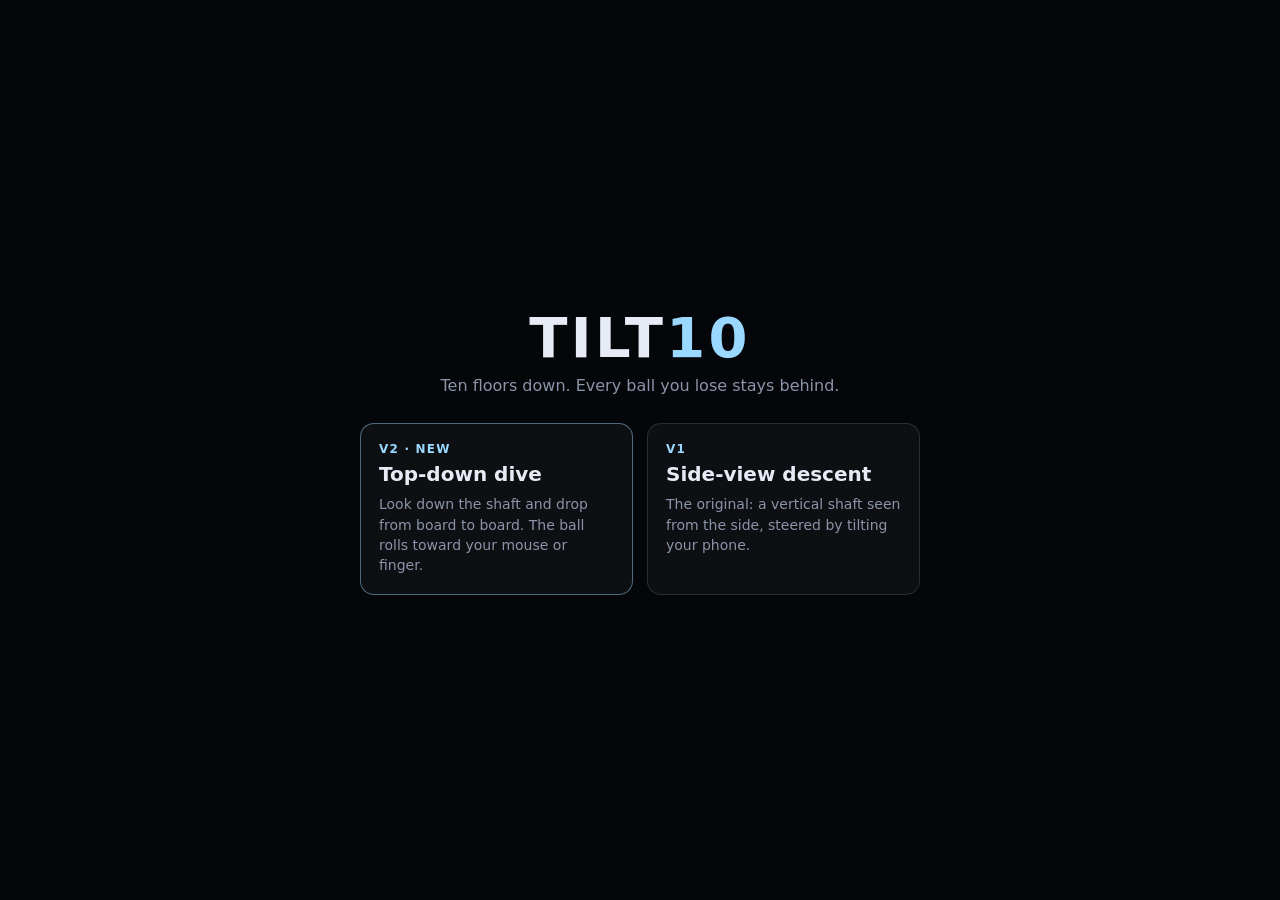
<file: index.html>
<!doctype html>
<html lang="en">
<head>
  <meta charset="utf-8" />
  <meta name="viewport" content="width=device-width, initial-scale=1, viewport-fit=cover" />
  <meta name="theme-color" content="#05060a" />
  <title>Tilt10</title>
  <style>
    :root { --bg: #05060a; --fg: #e6ebf5; --dim: #8b94a8; --accent: #9ad8ff; }
    * { box-sizing: border-box; }
    body {
      margin: 0; min-height: 100vh; background: var(--bg); color: var(--fg);
      font-family: ui-sans-serif, system-ui, -apple-system, "Segoe UI", Roboto, sans-serif;
      display: flex; align-items: center; justify-content: center; padding: 24px 16px;
    }
    main { max-width: 560px; width: 100%; text-align: center; }
    h1 { font-size: 56px; margin: 0 0 6px; letter-spacing: 0.06em; font-weight: 900; }
    h1 span { color: var(--accent); }
    .tag { color: var(--dim); margin: 0 0 28px; }
    .grid { display: grid; grid-template-columns: repeat(auto-fit, minmax(220px, 1fr)); gap: 14px; }
    a.card {
      display: block; text-align: left; text-decoration: none; color: inherit;
      padding: 18px; border-radius: 14px; border: 1px solid rgba(255,255,255,0.12);
      background: rgba(255,255,255,0.04); transition: background 0.2s, border-color 0.2s;
    }
    a.card:hover { background: rgba(255,255,255,0.08); border-color: rgba(154,216,255,0.5); }
    a.card.new { border-color: rgba(154,216,255,0.45); }
    .ver { font-size: 12px; font-weight: 800; letter-spacing: 0.1em; color: var(--accent); }
    .card h2 { margin: 6px 0 8px; font-size: 20px; }
    .card p { margin: 0; color: var(--dim); font-size: 14px; line-height: 1.45; }
  </style>
</head>
<body>
  <main>
    <h1>TILT<span>10</span></h1>
    <p class="tag">Ten floors down. Every ball you lose stays behind.</p>
    <div class="grid">
      <a class="card new" href="v2/">
        <div class="ver">V2 · NEW</div>
        <h2>Top-down dive</h2>
        <p>Look down the shaft and drop from board to board. The ball rolls toward your mouse or finger.</p>
      </a>
      <a class="card" href="v1/">
        <div class="ver">V1</div>
        <h2>Side-view descent</h2>
        <p>The original: a vertical shaft seen from the side, steered by tilting your phone.</p>
      </a>
    </div>
  </main>
</body>
</html>
</file>
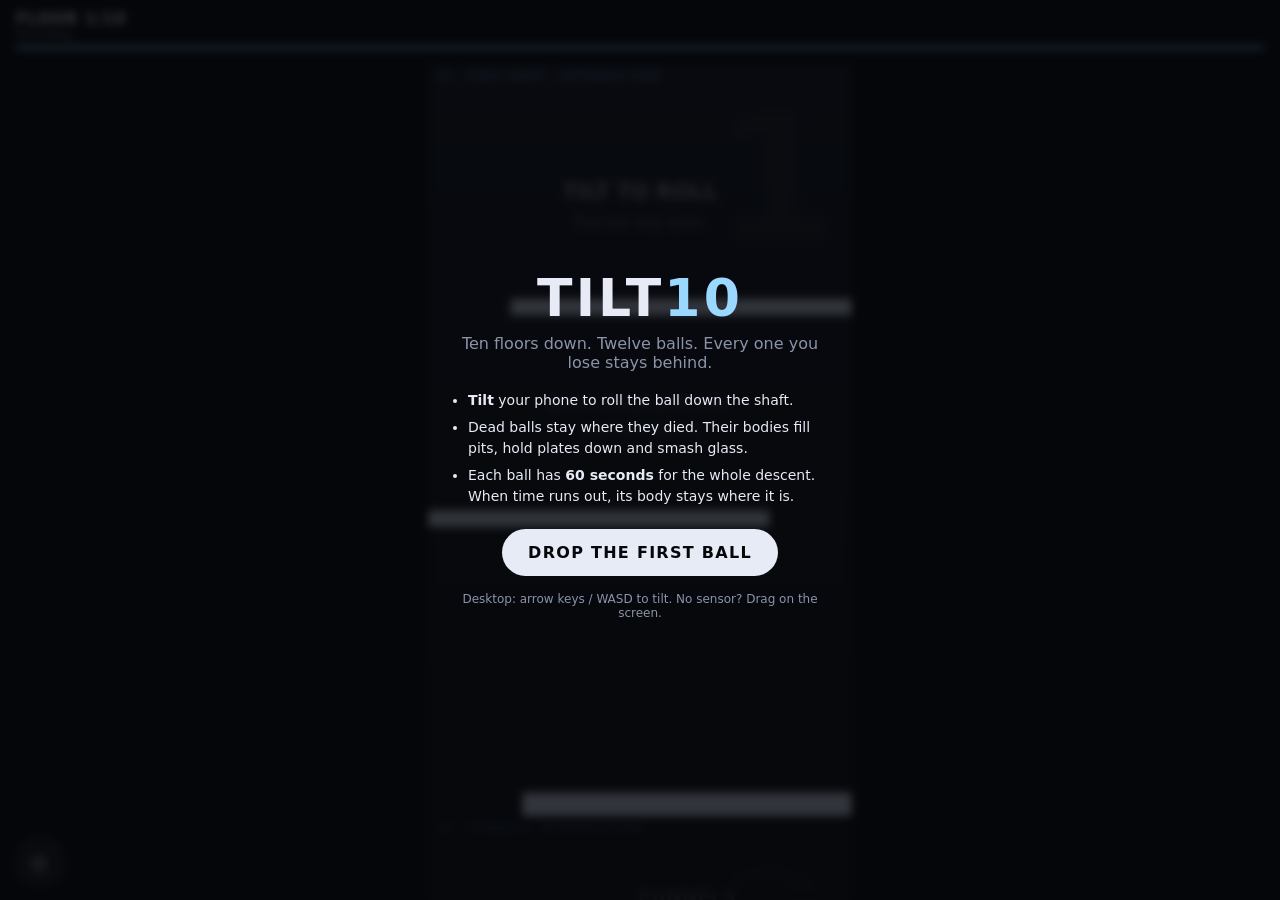
<file: v1/index.html>
<!doctype html>
<html lang="en">
<head>
  <meta charset="utf-8" />
  <meta name="viewport" content="width=device-width, initial-scale=1, maximum-scale=1, user-scalable=no, viewport-fit=cover" />
  <meta name="theme-color" content="#06070b" />
  <meta name="apple-mobile-web-app-capable" content="yes" />
  <meta name="mobile-web-app-capable" content="yes" />
  <title>Tilt10</title>
  <link rel="stylesheet" href="style.css" />
</head>
<body>
  <canvas id="game"></canvas>

  <header id="hud">
    <div class="hud-left">
      <div id="hud-floor">FLOOR 1/10</div>
      <div id="hud-name">First Drop</div>
    </div>
    <div id="hud-balls"></div>
    <div id="hud-timer-wrap"><div id="hud-timer"></div></div>
  </header>

  <footer id="controls">
    <button id="calib" title="Recalibrate tilt (C)" aria-label="Recalibrate tilt">◎</button>
  </footer>

  <div id="toast" role="status"></div>

  <section id="title" class="overlay">
    <div class="card">
      <h1>TILT<span>10</span></h1>
      <p class="tag">Ten floors down. Twelve balls. Every one you lose stays behind.</p>
      <ul>
        <li><b>Tilt</b> your phone to roll the ball down the shaft.</li>
        <li>Dead balls stay where they died. Their bodies fill pits, hold plates down and smash glass.</li>
        <li>Each ball has <b>60 seconds</b> for the whole descent. When time runs out, its body stays where it is.</li>
      </ul>
      <button id="start">DROP THE FIRST BALL</button>
      <p class="small">Desktop: arrow keys / WASD to tilt. No sensor? Drag on the screen.</p>
    </div>
  </section>

  <section id="end" class="overlay hidden">
    <div class="card">
      <h1 id="end-title">BREACHED</h1>
      <p id="end-text"></p>
      <p id="end-best" class="small"></p>
      <button id="again">TRY AGAIN</button>
    </div>
  </section>

  <script type="module" src="js/game.js"></script>
</body>
</html>
</file>
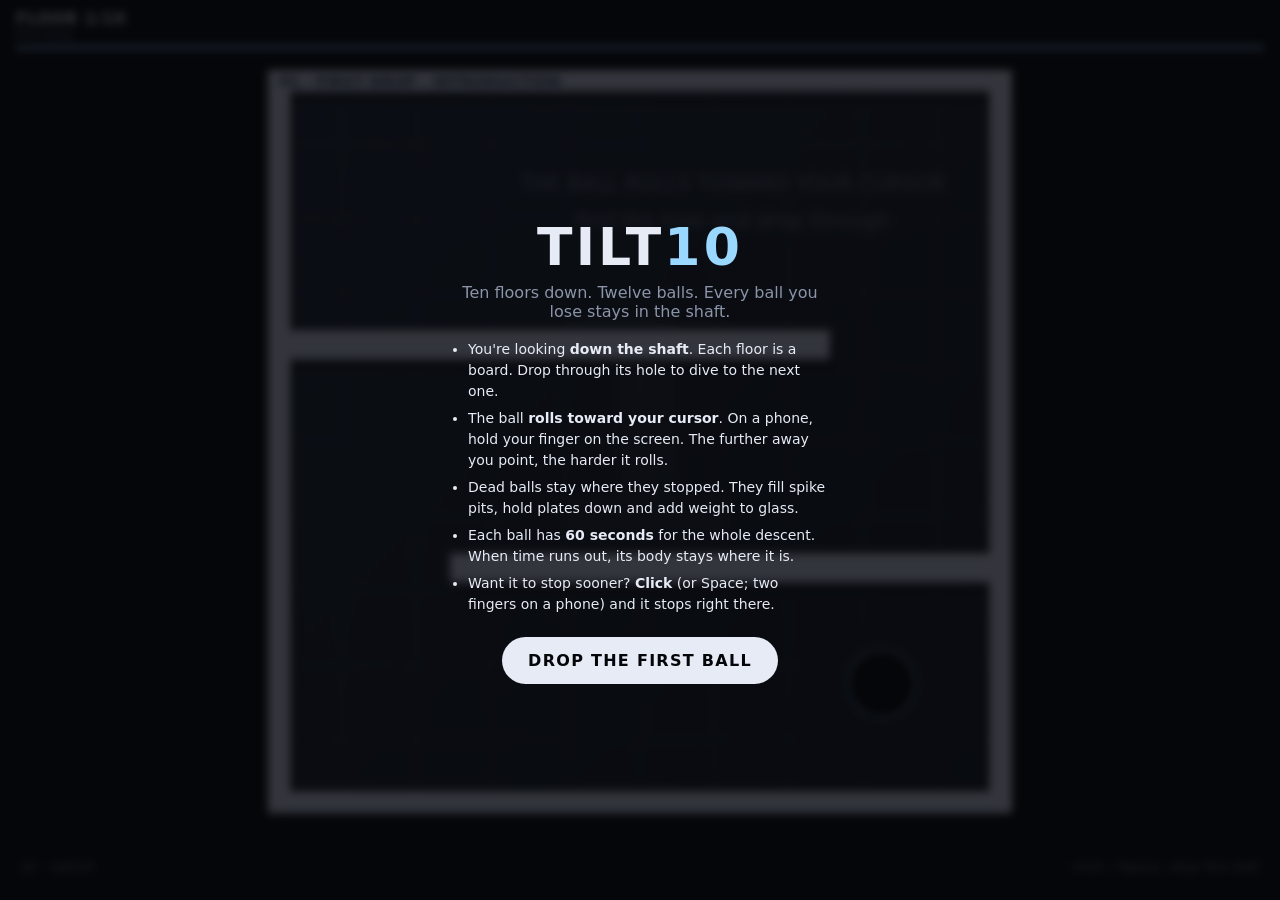
<file: v2/index.html>
<!doctype html>
<html lang="en">
<head>
  <meta charset="utf-8" />
  <meta name="viewport" content="width=device-width, initial-scale=1, maximum-scale=1, user-scalable=no, viewport-fit=cover" />
  <meta name="theme-color" content="#05060a" />
  <meta name="apple-mobile-web-app-capable" content="yes" />
  <meta name="mobile-web-app-capable" content="yes" />
  <title>Tilt10 v2</title>
  <link rel="stylesheet" href="style.css" />
</head>
<body>
  <canvas id="game"></canvas>

  <header id="hud">
    <div class="hud-left">
      <div id="hud-floor">FLOOR 1/10</div>
      <div id="hud-name">First Drop</div>
    </div>
    <div id="hud-balls"></div>
    <div id="hud-timer-wrap"><div id="hud-timer"></div></div>
  </header>

  <footer id="controls">
    <a class="ver" href="../">v2 · switch</a>
    <span class="ver">click / Space: stop this ball</span>
  </footer>

  <div id="toast" role="status"></div>

  <section id="title" class="overlay">
    <div class="card">
      <h1>TILT<span>10</span></h1>
      <p class="tag">Ten floors down. Twelve balls. Every ball you lose stays in the shaft.</p>
      <ul>
        <li>You're looking <b>down the shaft</b>. Each floor is a board. Drop through its hole to dive to the next one.</li>
        <li>The ball <b>rolls toward your cursor</b>. On a phone, hold your finger on the screen. The further away you point, the harder it rolls.</li>
        <li>Dead balls stay where they stopped. They fill spike pits, hold plates down and add weight to glass.</li>
        <li>Each ball has <b>60 seconds</b> for the whole descent. When time runs out, its body stays where it is.</li>
        <li>Want it to stop sooner? <b>Click</b> (or Space; two fingers on a phone) and it stops right there.</li>
      </ul>
      <button id="start">DROP THE FIRST BALL</button>
    </div>
  </section>

  <section id="end" class="overlay hidden">
    <div class="card">
      <h1 id="end-title">BREACHED</h1>
      <p id="end-text"></p>
      <p id="end-best" class="small"></p>
      <button id="again">TRY AGAIN</button>
    </div>
  </section>

  <script type="module" src="js/game.js"></script>
</body>
</html>
</file>
<file: v1/style.css>
:root {
  --bg: #06070b;
  --fg: #e6ebf5;
  --dim: #8b94a8;
  --accent: #9ad8ff;
  --warn: #ff4d6d;
  --gold: #ffd23f;
  --font: ui-sans-serif, system-ui, -apple-system, "Segoe UI", Roboto, sans-serif;
}

* { box-sizing: border-box; }

html, body {
  margin: 0;
  height: 100%;
  background: var(--bg);
  color: var(--fg);
  font-family: var(--font);
  overflow: hidden;
  overscroll-behavior: none;
  touch-action: none;
  -webkit-user-select: none;
  user-select: none;
  -webkit-tap-highlight-color: transparent;
}

#game {
  position: fixed;
  inset: 0;
  width: 100vw;
  height: 100vh;
  height: 100dvh;
  display: block;
}

/* ---------- HUD ---------- */
#hud {
  position: fixed;
  top: 0;
  left: 0;
  right: 0;
  padding: calc(env(safe-area-inset-top) + 10px) 16px 8px;
  display: flex;
  align-items: center;
  justify-content: space-between;
  gap: 12px;
  pointer-events: none;
}
#hud-floor { font-weight: 800; font-size: 15px; letter-spacing: 0.08em; }
#hud-name { font-size: 11px; color: var(--dim); letter-spacing: 0.04em; }
#hud-balls { display: flex; flex-wrap: wrap; gap: 4px; justify-content: flex-end; max-width: 55%; }
#hud-balls i {
  width: 10px;
  height: 10px;
  border-radius: 50%;
  background: #fff;
  box-shadow: 0 0 6px rgba(154, 216, 255, 0.6);
}
#hud-balls i.live { background: var(--accent); box-shadow: 0 0 10px var(--accent); }
#hud-balls i.used { background: #3a4050; box-shadow: none; }
#hud-timer-wrap {
  position: absolute;
  left: 16px;
  right: 16px;
  bottom: 0;
  height: 3px;
  background: rgba(255, 255, 255, 0.08);
  border-radius: 2px;
  overflow: hidden;
}
#hud-timer {
  height: 100%;
  background: var(--accent);
  transform-origin: left center;
  transition: background 0.3s;
}
#hud-timer.low { background: var(--warn); }

/* ---------- controls ---------- */
#controls {
  position: fixed;
  left: 0;
  right: 0;
  bottom: 0;
  padding: 10px 16px calc(env(safe-area-inset-bottom) + 14px);
  display: flex;
  justify-content: space-between;
  align-items: center;
  pointer-events: none;
}
#controls button { pointer-events: auto; }

button {
  font: inherit;
  color: var(--fg);
  background: rgba(255, 255, 255, 0.08);
  border: 1px solid rgba(255, 255, 255, 0.18);
  border-radius: 999px;
  padding: 12px 20px;
  font-weight: 800;
  letter-spacing: 0.08em;
  cursor: pointer;
  touch-action: manipulation;
}
button:active { transform: scale(0.97); background: rgba(255, 255, 255, 0.16); }
#anchor { border-color: rgba(255, 210, 63, 0.5); color: var(--gold); min-width: 140px; }
#calib { width: 48px; height: 48px; padding: 0; font-size: 20px; }

/* ---------- toast ---------- */
#toast {
  position: fixed;
  left: 50%;
  top: calc(env(safe-area-inset-top) + 72px);
  transform: translate(-50%, -10px);
  max-width: calc(100vw - 32px);
  padding: 8px 14px;
  border-radius: 10px;
  background: rgba(20, 24, 34, 0.92);
  border: 1px solid rgba(255, 255, 255, 0.1);
  font-size: 13px;
  text-align: center;
  opacity: 0;
  transition: opacity 0.25s, transform 0.25s;
  pointer-events: none;
}
#toast.show { opacity: 1; transform: translate(-50%, 0); }

/* ---------- overlays ---------- */
.overlay {
  position: fixed;
  inset: 0;
  display: flex;
  align-items: center;
  justify-content: center;
  padding: 16px;
  background: rgba(6, 7, 11, 0.78);
  backdrop-filter: blur(4px);
  -webkit-backdrop-filter: blur(4px);
  z-index: 10;
}
.overlay.hidden { display: none; }
.card { max-width: 380px; text-align: center; }
.card h1 { font-size: 52px; margin: 0 0 6px; letter-spacing: 0.06em; font-weight: 900; }
.card h1 span { color: var(--accent); }
.card .tag { color: var(--dim); margin: 0 0 18px; }
.card ul { text-align: left; padding-left: 18px; margin: 0 0 22px; line-height: 1.5; font-size: 14px; }
.card li { margin-bottom: 6px; }
.card #start, .card #again {
  background: var(--fg);
  color: var(--bg);
  border: none;
  padding: 14px 26px;
}
.small { font-size: 12px; color: var(--dim); margin-top: 16px; }
</file>
<file: v2/style.css>
:root {
  --bg: #05060a;
  --fg: #e6ebf5;
  --dim: #8b94a8;
  --accent: #9ad8ff;
  --warn: #ff4d6d;
  --gold: #ffd23f;
  --font: ui-sans-serif, system-ui, -apple-system, "Segoe UI", Roboto, sans-serif;
}

* { box-sizing: border-box; }

html, body {
  margin: 0;
  height: 100%;
  background: var(--bg);
  color: var(--fg);
  font-family: var(--font);
  overflow: hidden;
  overscroll-behavior: none;
  touch-action: none;
  -webkit-user-select: none;
  user-select: none;
  -webkit-tap-highlight-color: transparent;
}

#game {
  position: fixed;
  inset: 0;
  width: 100vw;
  height: 100vh;
  height: 100dvh;
  display: block;
  transform-origin: 50% 50%;
  will-change: transform;
}

/* ---------- HUD ---------- */
#hud {
  position: fixed;
  top: 0;
  left: 0;
  right: 0;
  padding: calc(env(safe-area-inset-top) + 10px) 16px 8px;
  display: flex;
  align-items: center;
  justify-content: space-between;
  gap: 12px;
  pointer-events: none;
}
#hud-floor { font-weight: 800; font-size: 15px; letter-spacing: 0.08em; }
#hud-name { font-size: 11px; color: var(--dim); letter-spacing: 0.04em; }
#hud-balls { display: flex; flex-wrap: wrap; gap: 4px; justify-content: flex-end; max-width: 55%; }
#hud-balls i {
  width: 10px;
  height: 10px;
  border-radius: 50%;
  background: #fff;
  box-shadow: 0 0 6px rgba(154, 216, 255, 0.6);
}
#hud-balls i.live { background: var(--accent); box-shadow: 0 0 10px var(--accent); }
#hud-balls i.used { background: #3a4050; box-shadow: none; }
#hud-timer-wrap {
  position: absolute;
  left: 16px;
  right: 16px;
  bottom: 0;
  height: 3px;
  background: rgba(255, 255, 255, 0.08);
  border-radius: 2px;
  overflow: hidden;
}
#hud-timer {
  height: 100%;
  background: var(--accent);
  transform-origin: left center;
  transition: background 0.3s;
}
#hud-timer.low { background: var(--warn); }

/* ---------- controls ---------- */
#controls {
  position: fixed;
  left: 0;
  right: 0;
  bottom: 0;
  padding: 10px 16px calc(env(safe-area-inset-bottom) + 14px);
  display: flex;
  justify-content: space-between;
  align-items: center;
  pointer-events: none;
}
#controls button { pointer-events: auto; }

button {
  font: inherit;
  color: var(--fg);
  background: rgba(255, 255, 255, 0.08);
  border: 1px solid rgba(255, 255, 255, 0.18);
  border-radius: 999px;
  padding: 12px 20px;
  font-weight: 800;
  letter-spacing: 0.08em;
  cursor: pointer;
  touch-action: manipulation;
}
button:active { transform: scale(0.97); background: rgba(255, 255, 255, 0.16); }
#anchor { border-color: rgba(255, 210, 63, 0.5); color: var(--gold); min-width: 140px; }
#controls .ver {
  pointer-events: auto;
  color: var(--dim);
  font-size: 12px;
  letter-spacing: 0.08em;
  text-decoration: none;
  padding: 12px 4px;
}

/* ---------- toast ---------- */
#toast {
  position: fixed;
  left: 50%;
  top: calc(env(safe-area-inset-top) + 72px);
  transform: translate(-50%, -10px);
  max-width: calc(100vw - 32px);
  padding: 8px 14px;
  border-radius: 10px;
  background: rgba(20, 24, 34, 0.92);
  border: 1px solid rgba(255, 255, 255, 0.1);
  font-size: 13px;
  text-align: center;
  opacity: 0;
  transition: opacity 0.25s, transform 0.25s;
  pointer-events: none;
}
#toast.show { opacity: 1; transform: translate(-50%, 0); }

/* ---------- overlays ---------- */
.overlay {
  position: fixed;
  inset: 0;
  display: flex;
  align-items: center;
  justify-content: center;
  padding: 16px;
  background: rgba(6, 7, 11, 0.78);
  backdrop-filter: blur(4px);
  -webkit-backdrop-filter: blur(4px);
  z-index: 10;
}
.overlay.hidden { display: none; }
.card { max-width: 380px; text-align: center; }
.card h1 { font-size: 52px; margin: 0 0 6px; letter-spacing: 0.06em; font-weight: 900; }
.card h1 span { color: var(--accent); }
.card .tag { color: var(--dim); margin: 0 0 18px; }
.card ul { text-align: left; padding-left: 18px; margin: 0 0 22px; line-height: 1.5; font-size: 14px; }
.card li { margin-bottom: 6px; }
.card #start, .card #again {
  background: var(--fg);
  color: var(--bg);
  border: none;
  padding: 14px 26px;
}
.small { font-size: 12px; color: var(--dim); margin-top: 16px; }
</file>
